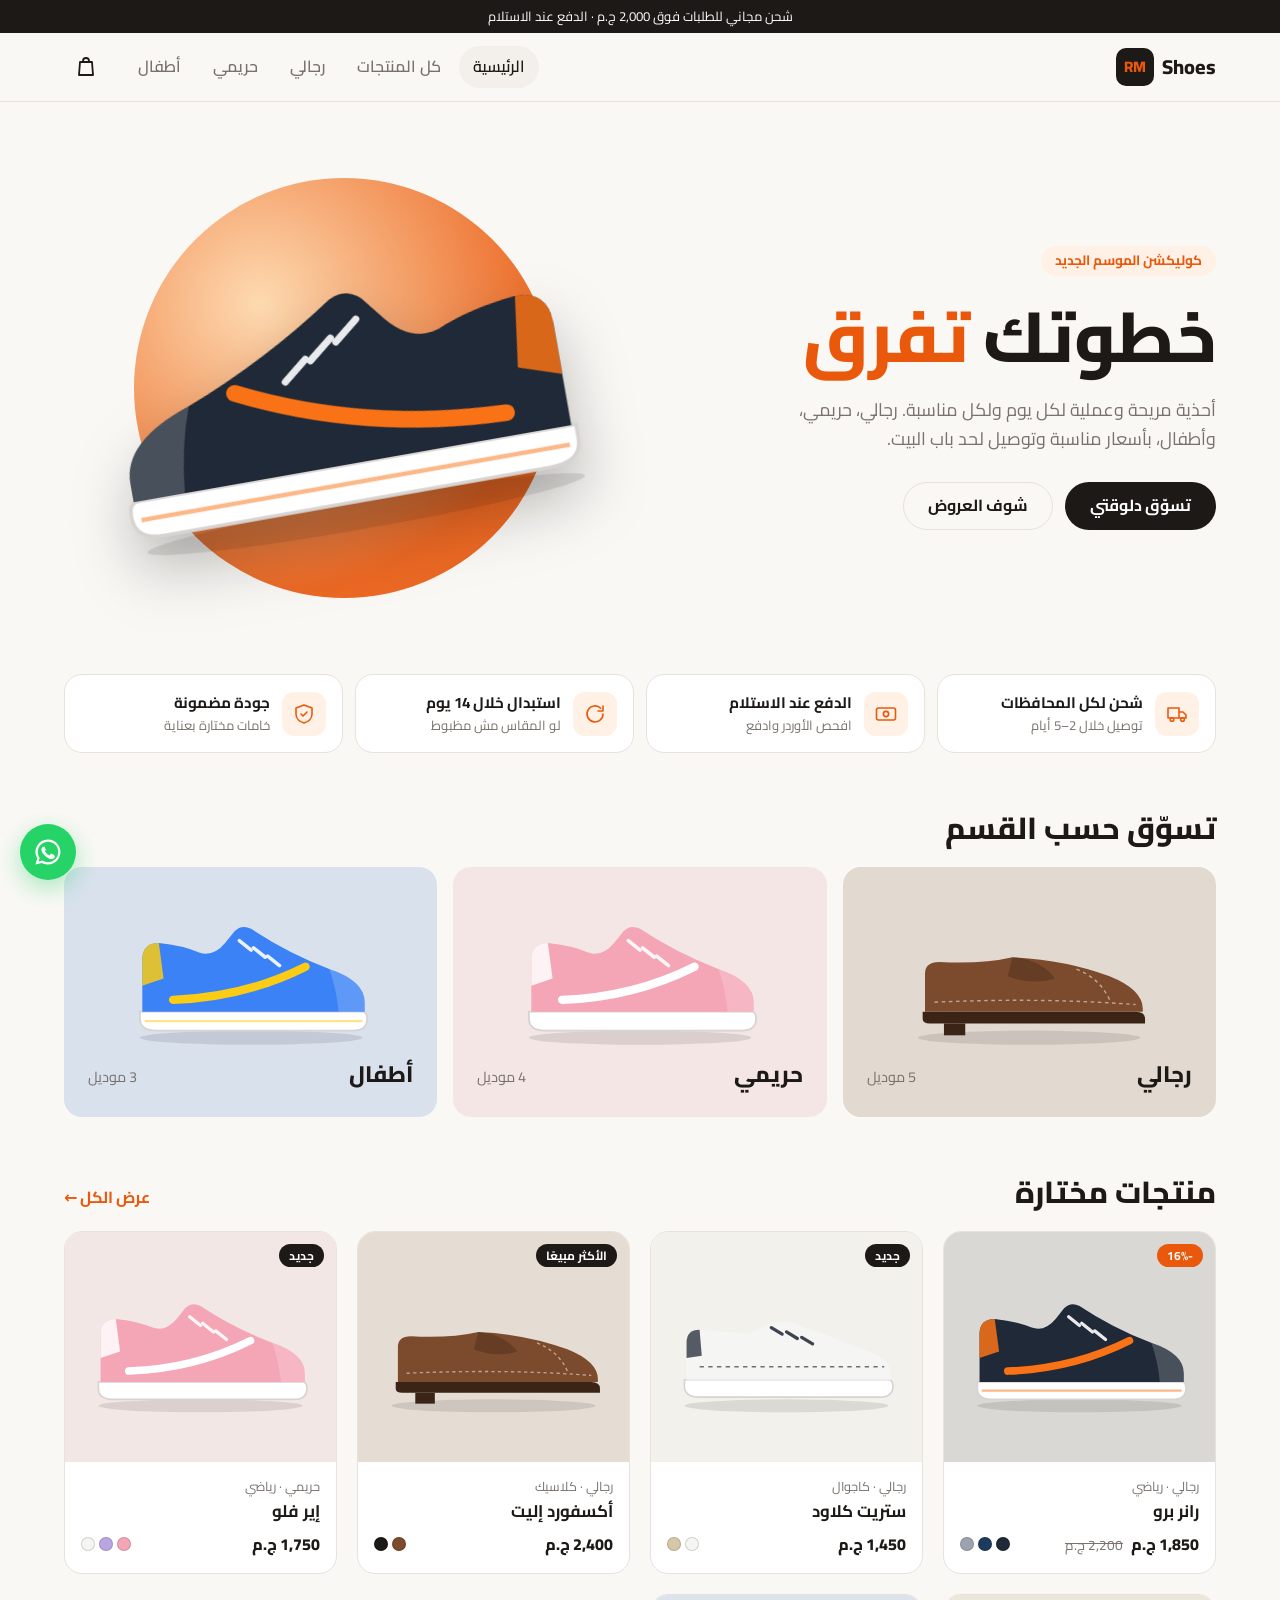
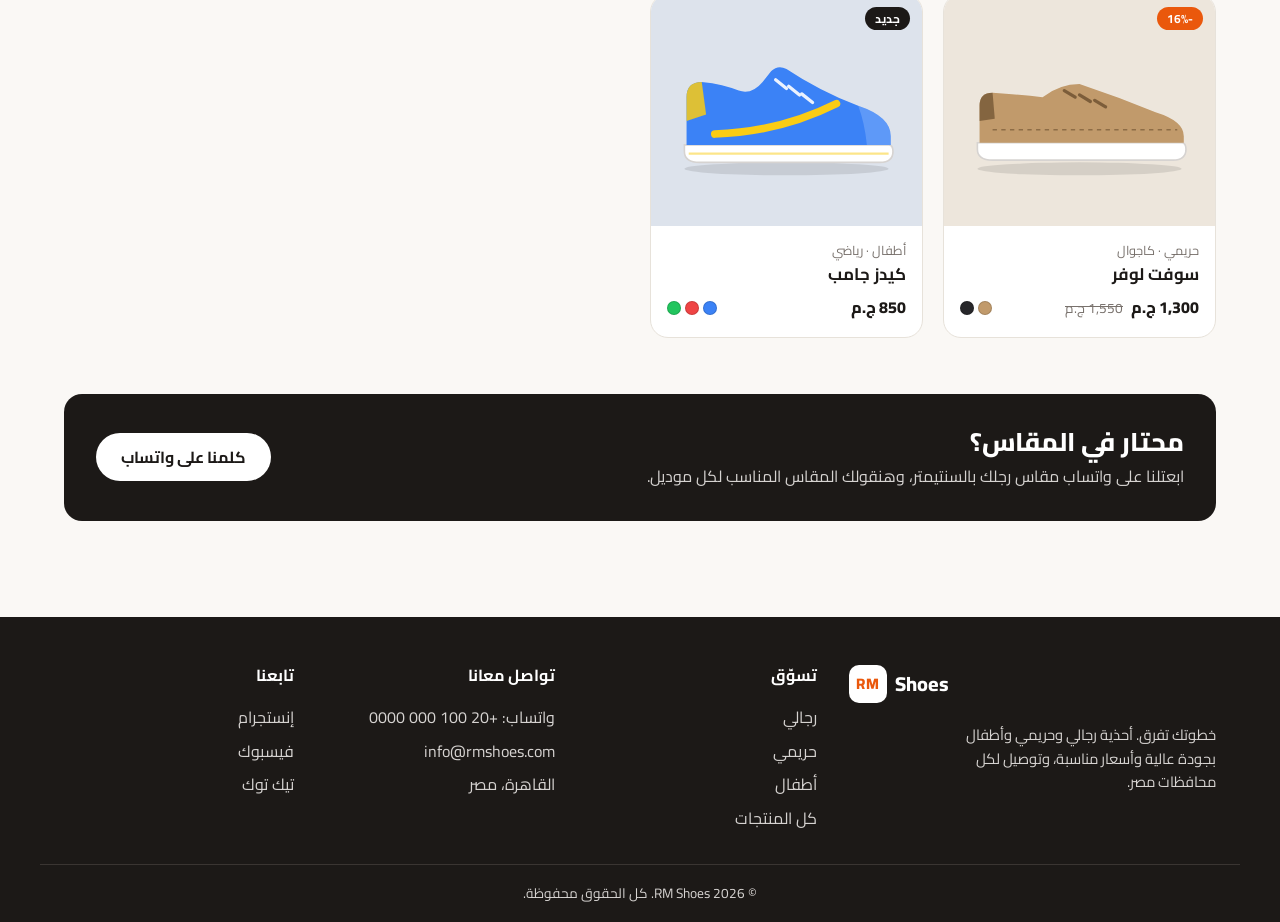
<file: index.html>
<!doctype html>
<html lang="ar" dir="rtl">
<head>
  <meta charset="utf-8">
  <meta name="viewport" content="width=device-width, initial-scale=1">
  <title>RM Shoes | متجر أحذية</title>
  <meta name="description" content="RM Shoes — أحذية رجالي وحريمي وأطفال بجودة عالية، توصيل لكل محافظات مصر والدفع عند الاستلام.">
  <link rel="icon" href="assets/img/favicon.svg" type="image/svg+xml">
  <link rel="preconnect" href="https://fonts.googleapis.com">
  <link rel="preconnect" href="https://fonts.gstatic.com" crossorigin>
  <link href="https://fonts.googleapis.com/css2?family=Cairo:wght@400;600;700;800&display=swap" rel="stylesheet">
  <link rel="stylesheet" href="assets/css/style.css">
</head>
<body data-page="home">
  <header id="site-header" class="site-header"></header>

  <main>
    <section class="hero">
      <div class="container hero-inner">
        <div class="hero-text">
          <span class="eyebrow">كوليكشن الموسم الجديد</span>
          <h1>خطوتك <span class="hl">تفرق</span></h1>
          <p>أحذية مريحة وعملية لكل يوم ولكل مناسبة. رجالي، حريمي، وأطفال، بأسعار مناسبة وتوصيل لحد باب البيت.</p>
          <div class="hero-cta">
            <a href="shop.html" class="btn btn-primary">تسوّق دلوقتي</a>
            <a href="shop.html?sort=discount" class="btn btn-ghost">شوف العروض</a>
          </div>
        </div>
        <div class="hero-art" id="hero-art" aria-hidden="true"></div>
      </div>
    </section>

    <section class="features container" aria-label="مميزات المتجر">
      <div class="feature" data-icon="truck"><strong>شحن لكل المحافظات</strong><span>توصيل خلال 2–5 أيام</span></div>
      <div class="feature" data-icon="cash"><strong>الدفع عند الاستلام</strong><span>افحص الأوردر وادفع</span></div>
      <div class="feature" data-icon="refresh"><strong>استبدال خلال 14 يوم</strong><span>لو المقاس مش مظبوط</span></div>
      <div class="feature" data-icon="shield"><strong>جودة مضمونة</strong><span>خامات مختارة بعناية</span></div>
    </section>

    <section class="section container">
      <div class="section-head">
        <h2>تسوّق حسب القسم</h2>
      </div>
      <div class="categories" id="categories"></div>
    </section>

    <section class="section container">
      <div class="section-head">
        <h2>منتجات مختارة</h2>
        <a href="shop.html" class="link-more">عرض الكل ←</a>
      </div>
      <div class="grid" id="featured"></div>
    </section>

    <section class="section container">
      <div class="promo">
        <div>
          <h2>محتار في المقاس؟</h2>
          <p>ابعتلنا على واتساب مقاس رجلك بالسنتيمتر، وهنقولك المقاس المناسب لكل موديل.</p>
        </div>
        <a class="btn btn-light" id="promo-wa" target="_blank" rel="noopener">كلمنا على واتساب</a>
      </div>
    </section>
  </main>

  <footer id="site-footer" class="site-footer"></footer>

  <script src="assets/js/config.js"></script>
  <script src="assets/js/products.js"></script>
  <script src="assets/js/cart.js"></script>
  <script src="assets/js/main.js"></script>
  <script src="assets/js/pages/home.js"></script>
</body>
</html>
</file>
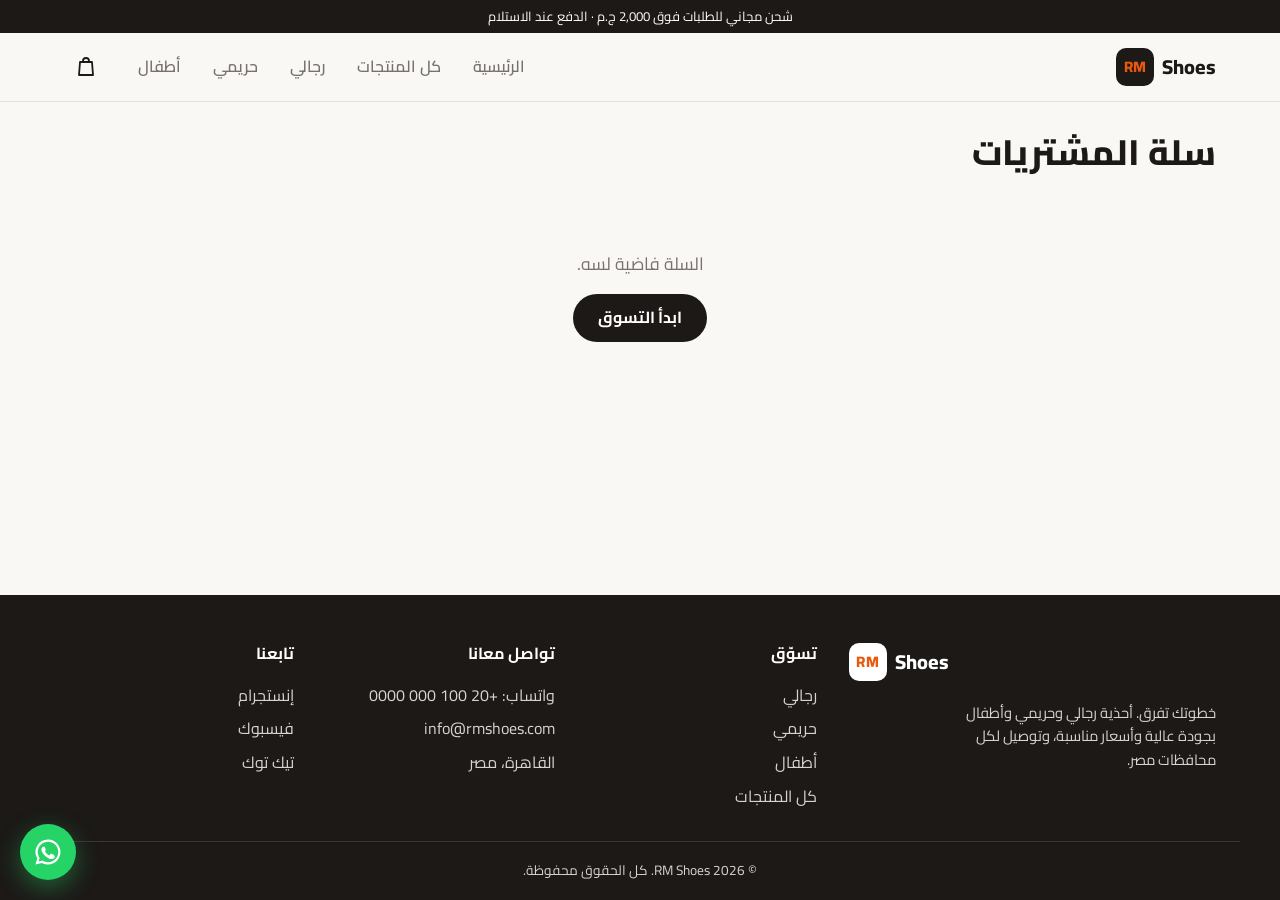
<file: cart.html>
<!doctype html>
<html lang="ar" dir="rtl">
<head>
  <meta charset="utf-8">
  <meta name="viewport" content="width=device-width, initial-scale=1">
  <title>السلة | RM Shoes</title>
  <link rel="icon" href="assets/img/favicon.svg" type="image/svg+xml">
  <link rel="preconnect" href="https://fonts.googleapis.com">
  <link rel="preconnect" href="https://fonts.gstatic.com" crossorigin>
  <link href="https://fonts.googleapis.com/css2?family=Cairo:wght@400;600;700;800&display=swap" rel="stylesheet">
  <link rel="stylesheet" href="assets/css/style.css">
</head>
<body data-page="cart">
  <header id="site-header" class="site-header"></header>

  <main class="container page">
    <div class="page-head"><h1>سلة المشتريات</h1></div>

    <div class="empty" id="cart-empty" hidden>
      <p>السلة فاضية لسه.</p>
      <a href="shop.html" class="btn btn-primary">ابدأ التسوق</a>
    </div>

    <div class="cart-layout" id="cart-layout" hidden>
      <div>
        <ul class="cart-list" id="cart-list"></ul>

        <form class="checkout" id="checkout" novalidate>
          <h2>بيانات التوصيل</h2>
          <div class="form-grid">
            <label class="field">
              <span>الاسم بالكامل *</span>
              <input class="input" name="name" required autocomplete="name">
            </label>
            <label class="field">
              <span>رقم الموبايل *</span>
              <input class="input" name="phone" type="tel" inputmode="tel" required autocomplete="tel"
                     pattern="^(\+?20|0)?1[0125][0-9]{8}$" placeholder="01xxxxxxxxx" dir="ltr">
            </label>
            <label class="field">
              <span>المحافظة *</span>
              <select class="input" name="gov" required></select>
            </label>
            <label class="field">
              <span>المدينة / المنطقة *</span>
              <input class="input" name="city" required>
            </label>
            <label class="field field-full">
              <span>العنوان بالتفصيل *</span>
              <input class="input" name="address" required placeholder="الشارع، رقم العمارة، الدور، الشقة" autocomplete="street-address">
            </label>
            <label class="field field-full">
              <span>ملاحظات (اختياري)</span>
              <textarea class="input" name="notes" rows="2"></textarea>
            </label>
          </div>
          <div class="pay-method">
            <strong>طريقة الدفع</strong>
            <span>💵 الدفع عند الاستلام</span>
          </div>
          <p class="error" id="form-error" hidden>من فضلك كمّل البيانات المطلوبة (*) وتأكد من رقم الموبايل.</p>
        </form>
      </div>

      <aside class="summary">
        <h2>ملخص الطلب</h2>
        <div class="summary-row"><span>المجموع</span><span id="s-sub"></span></div>
        <div class="summary-row"><span>الشحن</span><span id="s-ship"></span></div>
        <p class="ship-hint" id="s-hint"></p>
        <div class="summary-row summary-total"><span>الإجمالي</span><span id="s-total"></span></div>
        <button type="submit" form="checkout" class="btn btn-primary btn-block">تأكيد الطلب على واتساب</button>
        <p class="muted small">هيتفتح واتساب برسالة فيها تفاصيل طلبك، ابعتها وهنأكد معاك الأوردر.</p>
      </aside>
    </div>

    <div class="empty success" id="order-done" hidden>
      <h2>شكرًا لطلبك! 🎉</h2>
      <p>لو واتساب مافتحش تلقائيًا، اضغط الزرار ده عشان تبعت الطلب:</p>
      <a class="btn btn-primary" id="order-wa" target="_blank" rel="noopener">ابعت الطلب على واتساب</a>
      <a href="shop.html" class="btn btn-ghost">كمّل تسوق</a>
    </div>
  </main>

  <footer id="site-footer" class="site-footer"></footer>

  <script src="assets/js/config.js"></script>
  <script src="assets/js/products.js"></script>
  <script src="assets/js/cart.js"></script>
  <script src="assets/js/main.js"></script>
  <script src="assets/js/pages/cart.js"></script>
</body>
</html>
</file>
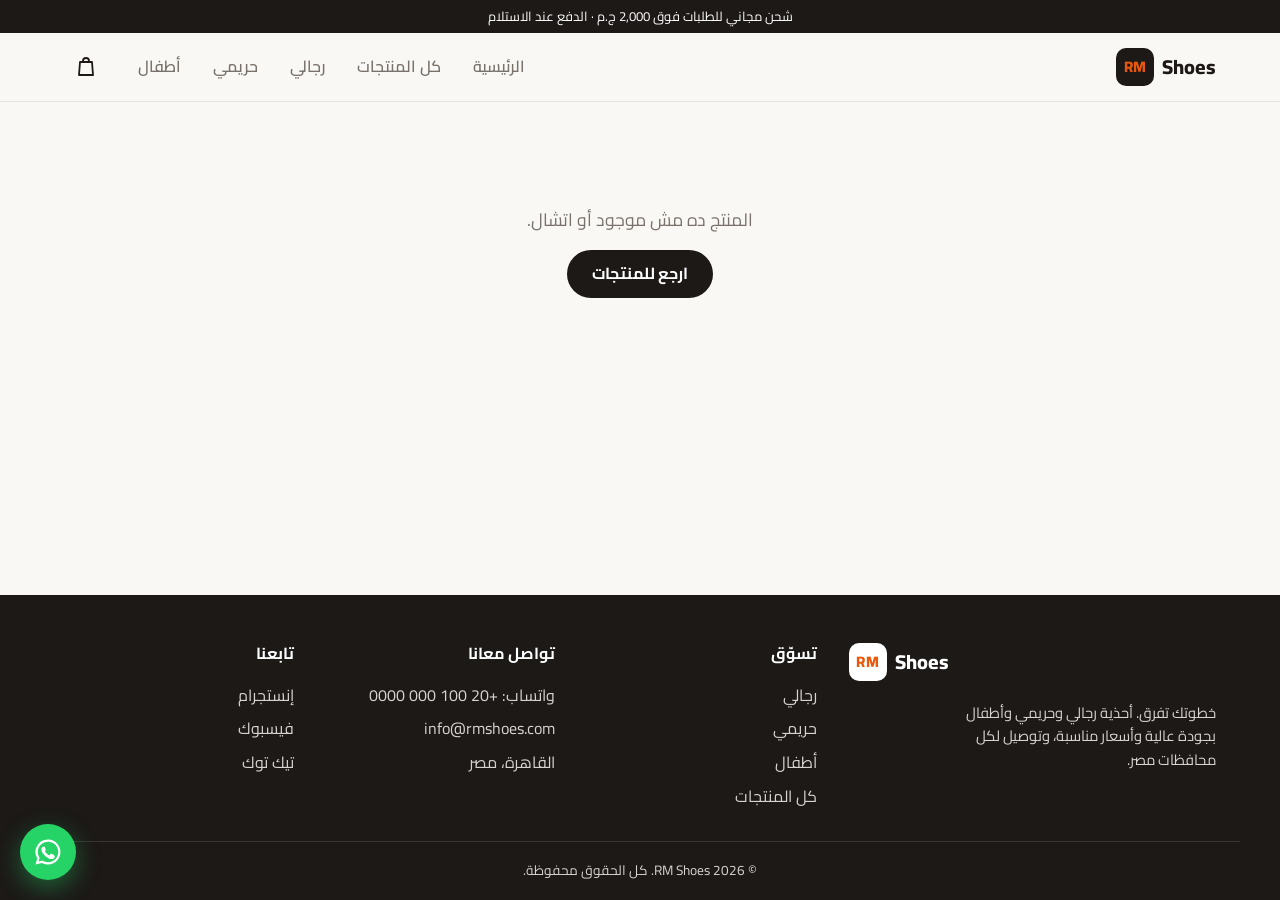
<file: product.html>
<!doctype html>
<html lang="ar" dir="rtl">
<head>
  <meta charset="utf-8">
  <meta name="viewport" content="width=device-width, initial-scale=1">
  <title>المنتج | RM Shoes</title>
  <link rel="icon" href="assets/img/favicon.svg" type="image/svg+xml">
  <link rel="preconnect" href="https://fonts.googleapis.com">
  <link rel="preconnect" href="https://fonts.gstatic.com" crossorigin>
  <link href="https://fonts.googleapis.com/css2?family=Cairo:wght@400;600;700;800&display=swap" rel="stylesheet">
  <link rel="stylesheet" href="assets/css/style.css">
</head>
<body data-page="product">
  <header id="site-header" class="site-header"></header>

  <main class="container page">
    <nav class="breadcrumbs" id="breadcrumbs" aria-label="مسار الصفحة"></nav>
    <div id="product"></div>

    <section class="section" id="related-section" hidden>
      <div class="section-head"><h2>ممكن يعجبك كمان</h2></div>
      <div class="grid" id="related"></div>
    </section>
  </main>

  <footer id="site-footer" class="site-footer"></footer>

  <script src="assets/js/config.js"></script>
  <script src="assets/js/products.js"></script>
  <script src="assets/js/cart.js"></script>
  <script src="assets/js/main.js"></script>
  <script src="assets/js/pages/product.js"></script>
</body>
</html>
</file>
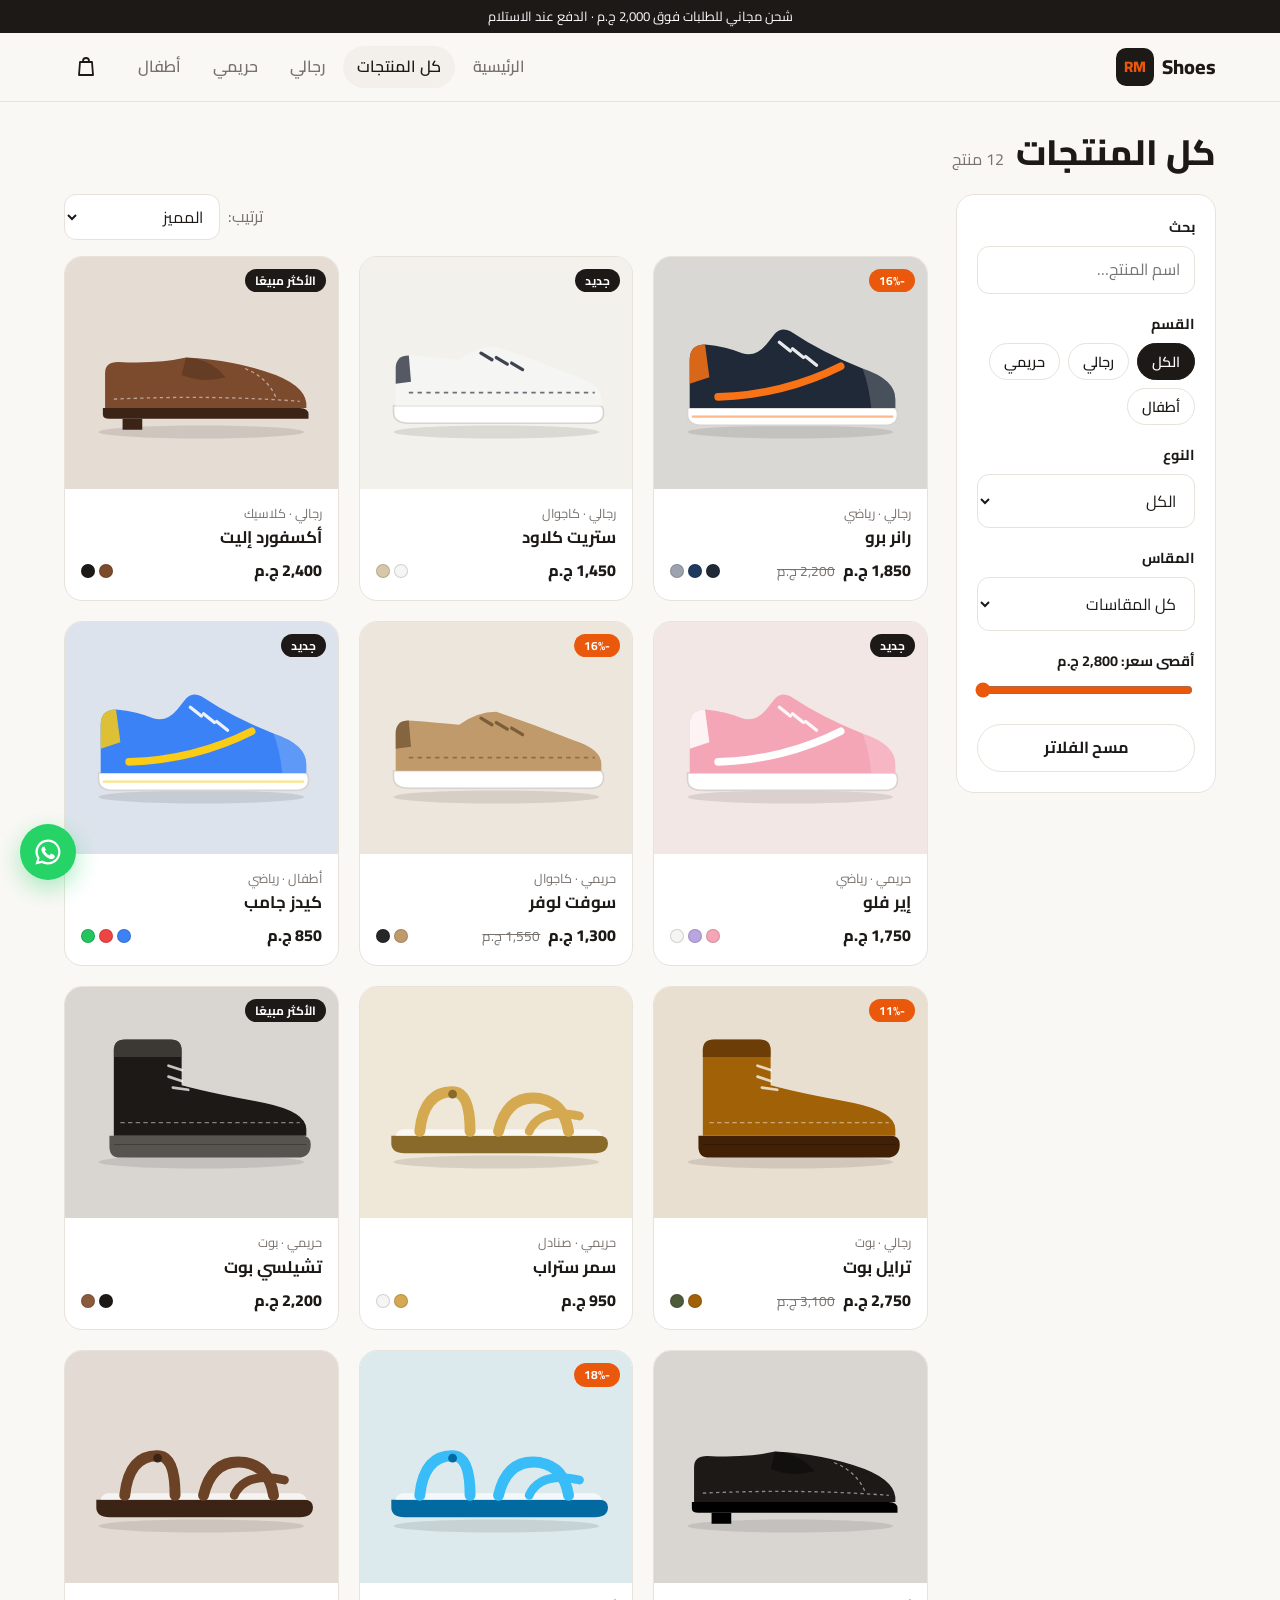
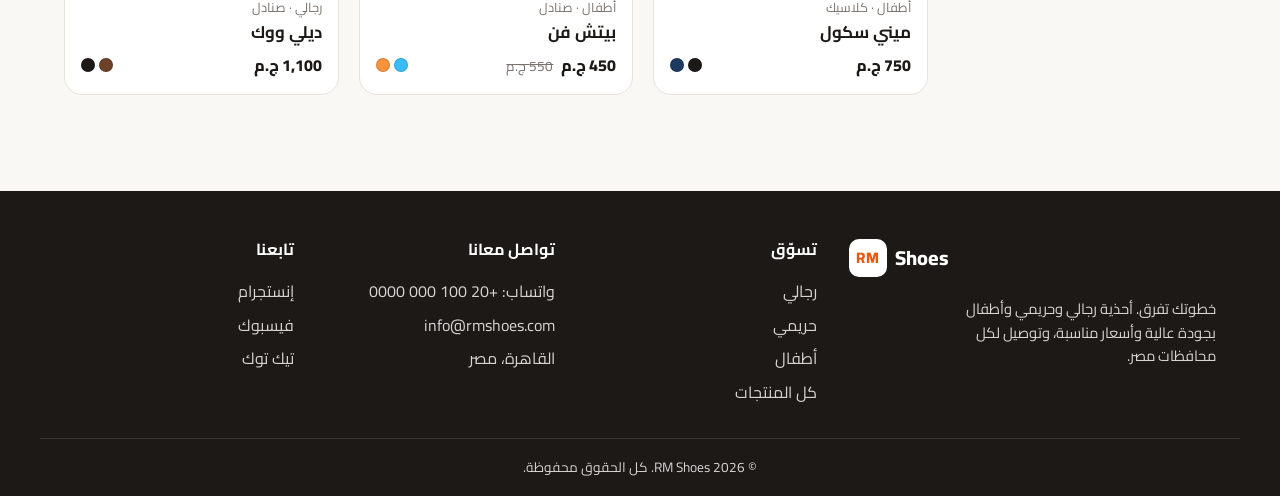
<file: shop.html>
<!doctype html>
<html lang="ar" dir="rtl">
<head>
  <meta charset="utf-8">
  <meta name="viewport" content="width=device-width, initial-scale=1">
  <title>كل المنتجات | RM Shoes</title>
  <meta name="description" content="تسوّق أحذية رجالي وحريمي وأطفال من RM Shoes.">
  <link rel="icon" href="assets/img/favicon.svg" type="image/svg+xml">
  <link rel="preconnect" href="https://fonts.googleapis.com">
  <link rel="preconnect" href="https://fonts.gstatic.com" crossorigin>
  <link href="https://fonts.googleapis.com/css2?family=Cairo:wght@400;600;700;800&display=swap" rel="stylesheet">
  <link rel="stylesheet" href="assets/css/style.css">
</head>
<body data-page="shop">
  <header id="site-header" class="site-header"></header>

  <main class="container page">
    <div class="page-head">
      <h1 id="shop-title">كل المنتجات</h1>
      <p class="muted" id="result-count"></p>
    </div>

    <div class="shop-layout">
      <aside class="filters" id="filters" aria-label="الفلاتر">
        <div class="filter-block">
          <label for="f-q" class="filter-label">بحث</label>
          <input type="search" id="f-q" class="input" placeholder="اسم المنتج…">
        </div>

        <div class="filter-block">
          <span class="filter-label">القسم</span>
          <div class="chips" id="f-cat"></div>
        </div>

        <div class="filter-block">
          <label for="f-type" class="filter-label">النوع</label>
          <select id="f-type" class="input"></select>
        </div>

        <div class="filter-block">
          <label for="f-size" class="filter-label">المقاس</label>
          <select id="f-size" class="input"></select>
        </div>

        <div class="filter-block">
          <label for="f-max" class="filter-label">أقصى سعر: <b id="f-max-val"></b></label>
          <input type="range" id="f-max" step="50">
        </div>

        <button class="btn btn-ghost btn-block" id="f-reset" type="button">مسح الفلاتر</button>
      </aside>

      <section>
        <div class="toolbar">
          <button class="btn btn-ghost btn-sm filters-toggle" id="filters-toggle" type="button">الفلاتر</button>
          <label class="sort">
            <span class="muted">ترتيب:</span>
            <select id="f-sort" class="input input-sm">
              <option value="featured">المميز</option>
              <option value="price-asc">السعر: من الأقل</option>
              <option value="price-desc">السعر: من الأعلى</option>
              <option value="discount">الخصومات</option>
              <option value="new">الأحدث</option>
            </select>
          </label>
        </div>
        <div class="grid" id="products"></div>
        <div class="empty" id="empty" hidden>
          <p>مفيش منتجات بالفلاتر دي.</p>
          <button class="btn btn-primary" type="button" id="empty-reset">مسح الفلاتر</button>
        </div>
      </section>
    </div>
  </main>

  <footer id="site-footer" class="site-footer"></footer>

  <script src="assets/js/config.js"></script>
  <script src="assets/js/products.js"></script>
  <script src="assets/js/cart.js"></script>
  <script src="assets/js/main.js"></script>
  <script src="assets/js/pages/shop.js"></script>
</body>
</html>
</file>
<file: assets/css/style.css>
/* ========== RM Shoes ========== */
:root {
  --bg: #faf8f5;
  --surface: #ffffff;
  --surface-2: #f3f0eb;
  --text: #1c1917;
  --muted: #78716c;
  --line: #e7e2da;
  --primary: #1c1917;
  --primary-hover: #000;
  --accent: #ea580c;
  --accent-soft: #fff1e6;
  --danger: #dc2626;
  --success: #15803d;
  --radius: 18px;
  --radius-sm: 12px;
  --shadow: 0 1px 2px rgba(28, 25, 23, .04), 0 10px 30px rgba(28, 25, 23, .07);
  --container: 1200px;
  --header-h: 68px;
}

*, *::before, *::after { box-sizing: border-box; }
html { -webkit-text-size-adjust: 100%; scroll-behavior: smooth; }
body {
  margin: 0;
  font-family: 'Cairo', system-ui, -apple-system, 'Segoe UI', Tahoma, sans-serif;
  background: var(--bg);
  color: var(--text);
  line-height: 1.6;
  -webkit-font-smoothing: antialiased;
  display: flex;
  flex-direction: column;
  min-height: 100vh;
}
main { flex: 1; }
img, svg { display: block; max-width: 100%; }
a { color: inherit; text-decoration: none; }
button { font: inherit; color: inherit; cursor: pointer; }
h1, h2, h3, h4 { line-height: 1.25; margin: 0; }
p { margin: 0; }

.container { width: 100%; max-width: var(--container); margin-inline: auto; padding-inline: 16px; }
@media (min-width: 768px) { .container { padding-inline: 24px; } }

.muted { color: var(--muted); }
.small { font-size: .85rem; }

/* ---------- أزرار ---------- */
.btn {
  display: inline-flex; align-items: center; justify-content: center; gap: 8px;
  min-height: 48px; padding: 0 24px;
  border-radius: 999px; border: 1.5px solid transparent;
  font-weight: 700; font-size: 1rem;
  transition: background .2s, color .2s, border-color .2s, transform .1s;
  white-space: nowrap;
}
.btn:active { transform: scale(.98); }
.btn-primary { background: var(--primary); color: #fff; }
.btn-primary:hover { background: var(--accent); }
.btn-ghost { background: transparent; border-color: var(--line); }
.btn-ghost:hover { border-color: var(--text); }
.btn-light { background: #fff; color: var(--text); }
.btn-light:hover { background: var(--accent-soft); }
.btn-block { width: 100%; }
.btn-grow { flex: 1; }
.btn-sm { min-height: 40px; padding: 0 16px; font-size: .9rem; }

.icon-btn {
  position: relative;
  display: inline-grid; place-items: center;
  width: 44px; height: 44px; border-radius: 50%;
  background: transparent; border: 0;
}
.icon-btn:hover { background: var(--surface-2); }
.icon-btn svg { width: 24px; height: 24px; }

/* ---------- الهيدر ---------- */
.site-header {
  position: sticky; top: 0; z-index: 50;
  background: rgba(250, 248, 245, .92);
  backdrop-filter: saturate(1.4) blur(10px);
  border-bottom: 1px solid var(--line);
}
.topbar {
  background: var(--primary); color: #fff;
  text-align: center; font-size: .82rem; padding: 6px 16px;
}
.header-inner {
  height: var(--header-h);
  display: flex; align-items: center; gap: 16px;
}
.logo { display: inline-flex; align-items: center; gap: 8px; font-weight: 800; font-size: 1.25rem; direction: ltr; }
.logo-mark {
  display: inline-grid; place-items: center;
  width: 38px; height: 38px; border-radius: 10px;
  background: var(--primary); color: var(--accent); font-size: .95rem; letter-spacing: .5px;
}
.logo-light .logo-mark { background: #fff; }
.logo-light { color: #fff; }

.main-nav { display: flex; gap: 4px; margin-inline-start: auto; }
.main-nav a {
  padding: 8px 14px; border-radius: 999px; font-weight: 600; color: var(--muted);
  transition: color .2s, background .2s;
}
.main-nav a:hover { color: var(--text); }
.main-nav a.active { color: var(--text); background: var(--surface-2); }

.menu-btn { display: none; }
.cart-count {
  position: absolute; top: 2px; inset-inline-end: 0;
  min-width: 20px; height: 20px; padding: 0 5px;
  display: grid; place-items: center;
  border-radius: 999px; background: var(--accent); color: #fff;
  font-size: .72rem; font-weight: 700; line-height: 1;
}
.cart-count[hidden] { display: none; }

@media (max-width: 860px) {
  .menu-btn { display: inline-grid; }
  .logo { margin-inline: auto; }
  .main-nav {
    position: absolute; top: 100%; inset-inline: 0;
    flex-direction: column; gap: 0;
    background: var(--surface); border-bottom: 1px solid var(--line);
    padding: 8px 16px 16px;
    box-shadow: var(--shadow);
    display: none;
  }
  .nav-open .main-nav { display: flex; }
  .main-nav a { padding: 12px 14px; border-radius: var(--radius-sm); }
}

/* ---------- الهيرو ---------- */
.hero { overflow: hidden; }
.hero-inner {
  display: grid; grid-template-columns: 1fr 1fr; align-items: center; gap: 32px;
  padding-block: 56px 40px;
}
.eyebrow {
  display: inline-block; padding: 4px 14px; border-radius: 999px;
  background: var(--accent-soft); color: var(--accent); font-weight: 700; font-size: .85rem;
  margin-bottom: 16px;
}
.hero h1 { font-size: clamp(2.6rem, 6vw, 4.4rem); font-weight: 800; letter-spacing: -.5px; }
.hl { color: var(--accent); }
.hero p { margin-top: 16px; font-size: 1.12rem; color: var(--muted); max-width: 46ch; }
.hero-cta { display: flex; gap: 12px; margin-top: 28px; flex-wrap: wrap; }
.hero-art { position: relative; display: grid; place-items: center; min-height: 460px; }
.hero-circle {
  position: absolute; width: min(420px, 90%); aspect-ratio: 1; border-radius: 50%;
  background: radial-gradient(circle at 30% 30%, #fed7aa, var(--accent) 70%);
  opacity: .9;
}
.hero-art .shoe {
  position: relative; width: min(520px, 110%);
  transform: rotate(-10deg) scaleX(-1);
  filter: drop-shadow(0 30px 30px rgba(0, 0, 0, .25));
  animation: float 5s ease-in-out infinite;
}
@keyframes float {
  0%, 100% { translate: 0 0; }
  50% { translate: 0 -12px; }
}
@media (prefers-reduced-motion: reduce) { .hero-art .shoe { animation: none; } }

@media (max-width: 760px) {
  .hero-inner { grid-template-columns: 1fr; text-align: center; padding-block: 32px 16px; gap: 8px; }
  .hero p { margin-inline: auto; }
  .hero-cta { justify-content: center; }
  .hero-art { order: -1; min-height: 270px; }
  .hero-circle { width: 240px; }
}

/* ---------- المميزات ---------- */
.features {
  display: grid; grid-template-columns: repeat(4, 1fr); gap: 12px;
  margin-block: 16px 8px;
}
.feature {
  display: grid; grid-template-columns: auto 1fr; column-gap: 12px; align-items: center;
  background: var(--surface); border: 1px solid var(--line); border-radius: var(--radius);
  padding: 16px;
}
.feature-icon {
  grid-row: span 2; width: 44px; height: 44px; border-radius: 12px;
  display: grid; place-items: center; background: var(--accent-soft); color: var(--accent);
}
.feature-icon svg { width: 24px; height: 24px; }
.feature strong { font-size: .95rem; }
.feature span:last-child { color: var(--muted); font-size: .82rem; }
@media (max-width: 900px) { .features { grid-template-columns: repeat(2, 1fr); } }
@media (max-width: 480px) {
  .feature { padding: 12px; grid-template-columns: 1fr; text-align: center; row-gap: 4px; }
  .feature-icon { grid-row: auto; margin-inline: auto; }
}

/* ---------- سكاشن ---------- */
.section { margin-block: 56px; }
.section-head {
  display: flex; align-items: baseline; justify-content: space-between; gap: 16px;
  margin-bottom: 20px;
}
.section-head h2 { font-size: clamp(1.4rem, 3vw, 1.9rem); font-weight: 800; }
.link-more { color: var(--accent); font-weight: 700; white-space: nowrap; }

.categories { display: grid; grid-template-columns: repeat(3, 1fr); gap: 16px; }
.category {
  position: relative; overflow: hidden;
  border-radius: var(--radius);
  background: color-mix(in srgb, var(--tint) 14%, var(--surface-2));
  padding: 24px; min-height: 220px;
  display: flex; flex-direction: column; justify-content: space-between;
  transition: transform .25s;
}
.category:hover { transform: translateY(-4px); }
.category-media { display: grid; place-items: center; flex: 1; }
.category-media .shoe { width: 80%; transition: transform .3s; }
.category:hover .shoe { transform: rotate(-6deg) scale(1.05); }
.category-text { display: flex; justify-content: space-between; align-items: baseline; }
.category-text strong { font-size: 1.4rem; font-weight: 800; }
.category-text span { color: var(--muted); font-size: .9rem; }
@media (max-width: 640px) {
  .categories { grid-template-columns: 1fr; }
  .category { min-height: 170px; flex-direction: row-reverse; align-items: center; }
  .category-media .shoe { width: 100%; max-width: 200px; }
  .category-text { flex-direction: column; }
}

.promo {
  display: flex; align-items: center; justify-content: space-between; gap: 24px; flex-wrap: wrap;
  background: var(--primary); color: #fff; border-radius: var(--radius);
  padding: 32px;
}
.promo h2 { font-size: 1.6rem; font-weight: 800; }
.promo p { color: #d6d3d1; margin-top: 6px; }

/* ---------- كروت المنتجات ---------- */
.grid {
  display: grid; gap: 20px;
  grid-template-columns: repeat(auto-fill, minmax(230px, 1fr));
}
@media (max-width: 560px) { .grid { grid-template-columns: repeat(2, 1fr); gap: 12px; } }

.card {
  background: var(--surface); border-radius: var(--radius); overflow: hidden;
  border: 1px solid var(--line);
  display: flex; flex-direction: column;
  transition: box-shadow .25s, transform .25s;
}
.card:hover { box-shadow: var(--shadow); transform: translateY(-3px); }
.card-media {
  position: relative; aspect-ratio: 1 / .85;
  display: grid; place-items: center; padding: 16px;
  background: color-mix(in srgb, var(--tint) 12%, var(--surface-2));
}
.card-media .shoe, .card-media img { width: 100%; height: 100%; object-fit: contain; transition: transform .35s; }
.card:hover .card-media .shoe { transform: rotate(-5deg) scale(1.06); }
.badge {
  position: absolute; top: 12px; inset-inline-start: 12px; z-index: 1;
  padding: 2px 10px; border-radius: 999px;
  background: var(--primary); color: #fff; font-size: .75rem; font-weight: 700;
}
.badge-sale { background: var(--accent); }
.card-body { padding: 14px 16px 16px; display: flex; flex-direction: column; gap: 4px; flex: 1; }
.card-cat { color: var(--muted); font-size: .8rem; }
.card-title { font-size: 1.05rem; font-weight: 700; }
.card-foot { display: flex; justify-content: space-between; align-items: center; gap: 8px; margin-top: auto; padding-top: 6px; flex-wrap: wrap; }
.price { display: flex; align-items: baseline; gap: 8px; flex-wrap: wrap; }
.price strong { font-weight: 800; }
.price del { color: var(--muted); font-size: .85rem; }
.dots { display: flex; gap: 4px; }
.dots span { width: 14px; height: 14px; border-radius: 50%; border: 1px solid rgba(0, 0, 0, .15); }
@media (max-width: 560px) {
  .card-body { padding: 10px 12px 12px; }
  .card-title { font-size: .95rem; }
  .price strong { font-size: .92rem; }
}

/* ---------- صفحة المتجر ---------- */
.page { padding-block: 28px 56px; }
.page-head { display: flex; align-items: baseline; gap: 12px; margin-bottom: 20px; flex-wrap: wrap; }
.page-head h1 { font-size: clamp(1.6rem, 3.5vw, 2.2rem); font-weight: 800; }

.shop-layout { display: grid; grid-template-columns: 260px 1fr; gap: 28px; align-items: start; }
.filters {
  position: sticky; top: calc(var(--header-h) + 48px);
  background: var(--surface); border: 1px solid var(--line); border-radius: var(--radius);
  padding: 20px; display: flex; flex-direction: column; gap: 18px;
}
.filter-label { display: block; font-weight: 700; font-size: .9rem; margin-bottom: 8px; }
.chips { display: flex; flex-wrap: wrap; gap: 8px; }
.chip {
  padding: 6px 14px; border-radius: 999px; border: 1.5px solid var(--line); background: transparent;
  font-weight: 600; font-size: .9rem;
}
.chip:hover { border-color: var(--text); }
.chip.active { background: var(--primary); border-color: var(--primary); color: #fff; }
input[type="range"] { width: 100%; accent-color: var(--accent); }

.toolbar { display: flex; justify-content: flex-end; align-items: center; gap: 12px; margin-bottom: 16px; }
.sort { display: flex; align-items: center; gap: 8px; }
.filters-toggle { display: none; margin-inline-end: auto; }

@media (max-width: 860px) {
  .shop-layout { grid-template-columns: 1fr; }
  .filters { position: static; display: none; }
  .filters.open { display: flex; }
  .filters-toggle { display: inline-flex; }
}

/* ---------- حقول ---------- */
.input {
  width: 100%; min-height: 46px; padding: 10px 14px;
  border: 1.5px solid var(--line); border-radius: var(--radius-sm);
  background: var(--surface); color: var(--text); font: inherit; font-size: 1rem;
  transition: border-color .2s, box-shadow .2s;
}
.input:focus { outline: none; border-color: var(--text); box-shadow: 0 0 0 3px rgba(28, 25, 23, .08); }
.input.invalid { border-color: var(--danger); }
.input-sm { min-height: 40px; padding: 6px 12px; width: auto; }
textarea.input { resize: vertical; }
.error { color: var(--danger); font-size: .88rem; margin-top: 8px; font-weight: 600; }

/* ---------- صفحة المنتج ---------- */
.breadcrumbs { display: flex; gap: 8px; color: var(--muted); font-size: .9rem; margin-bottom: 20px; flex-wrap: wrap; }
.breadcrumbs a:hover { color: var(--text); }

.product { display: grid; grid-template-columns: 1.1fr 1fr; gap: 40px; align-items: start; }
.product-media {
  position: sticky; top: calc(var(--header-h) + 48px);
  border-radius: var(--radius); aspect-ratio: 1;
  display: grid; place-items: center; padding: 32px;
  background: color-mix(in srgb, var(--tint) 14%, var(--surface-2));
  transition: background .3s;
}
.product-media #p-image { width: 100%; }
.product-media .shoe, .product-media img { width: 100%; filter: drop-shadow(0 20px 20px rgba(0, 0, 0, .12)); }
.product-info { display: flex; flex-direction: column; gap: 14px; }
.product-info h1 { font-size: clamp(1.8rem, 4vw, 2.4rem); font-weight: 800; }
.price-lg strong { font-size: 1.6rem; }
.price-lg del { font-size: 1rem; }
.save { background: var(--accent-soft); color: var(--accent); font-weight: 700; font-size: .85rem; padding: 2px 10px; border-radius: 999px; }
.product-desc { color: var(--muted); font-size: 1.02rem; }

.option { padding-top: 6px; }
.option-label { display: block; margin-bottom: 10px; font-weight: 600; }
.swatches { display: flex; gap: 10px; flex-wrap: wrap; }
.swatch {
  width: 38px; height: 38px; border-radius: 50%;
  background: var(--c); border: 2px solid var(--surface);
  box-shadow: 0 0 0 1.5px var(--line);
}
.swatch.active { box-shadow: 0 0 0 2.5px var(--text); }
.sizes { display: grid; grid-template-columns: repeat(auto-fill, minmax(56px, 1fr)); gap: 8px; }
.size {
  min-height: 48px; border-radius: var(--radius-sm);
  border: 1.5px solid var(--line); background: var(--surface); font-weight: 700;
}
.size:hover { border-color: var(--text); }
.size.active { background: var(--primary); color: #fff; border-color: var(--primary); }
.shake { animation: shake .35s; }
@keyframes shake { 25% { translate: 6px; } 50% { translate: -6px; } 75% { translate: 3px; } }

.buy-row { display: flex; gap: 12px; margin-top: 8px; }
.qty {
  display: inline-flex; align-items: center;
  border: 1.5px solid var(--line); border-radius: 999px; background: var(--surface);
}
.qty button { width: 44px; height: 46px; border: 0; background: transparent; font-size: 1.2rem; }
.qty span { min-width: 28px; text-align: center; font-weight: 700; }
.qty-sm button { width: 34px; height: 36px; }

.product-features { list-style: none; padding: 0; margin: 8px 0 0; display: grid; gap: 8px; }
.product-features li { padding-inline-start: 26px; position: relative; }
.product-features li::before {
  content: '✓'; position: absolute; inset-inline-start: 0; top: 0;
  color: var(--accent); font-weight: 800;
}
.product-note {
  display: flex; gap: 12px; align-items: center;
  background: var(--surface); border: 1px solid var(--line); border-radius: var(--radius-sm);
  padding: 14px;
}
.product-note > span { color: var(--accent); }
.product-note svg { width: 28px; height: 28px; }
.product-note div { display: flex; flex-direction: column; }

@media (max-width: 860px) {
  .product { grid-template-columns: 1fr; gap: 24px; }
  .product-media { position: static; aspect-ratio: 4 / 3; padding: 20px; }
}

/* ---------- السلة ---------- */
.cart-layout { display: grid; grid-template-columns: 1fr 360px; gap: 28px; align-items: start; }
.cart-list { list-style: none; padding: 0; margin: 0 0 28px; display: grid; gap: 12px; }
.cart-item {
  display: grid; grid-template-columns: 96px 1fr auto; gap: 16px; align-items: center;
  background: var(--surface); border: 1px solid var(--line); border-radius: var(--radius);
  padding: 12px;
}
.cart-thumb {
  aspect-ratio: 1; border-radius: var(--radius-sm); padding: 8px;
  display: grid; place-items: center;
  background: color-mix(in srgb, var(--tint) 14%, var(--surface-2));
}
.cart-info { display: flex; flex-direction: column; gap: 2px; min-width: 0; }
.cart-name { font-weight: 700; }
.cart-unit { color: var(--muted); font-size: .9rem; }
.cart-actions { display: flex; flex-direction: column; align-items: flex-end; gap: 6px; }
.link-danger { background: none; border: 0; color: var(--danger); font-size: .85rem; padding: 0; }
@media (max-width: 560px) {
  .cart-item { grid-template-columns: 76px 1fr; }
  .cart-actions { grid-column: 1 / -1; flex-direction: row; justify-content: space-between; align-items: center; }
}

.checkout, .summary {
  background: var(--surface); border: 1px solid var(--line); border-radius: var(--radius);
  padding: 24px;
}
.checkout h2, .summary h2 { font-size: 1.25rem; font-weight: 800; margin-bottom: 16px; }
.form-grid { display: grid; grid-template-columns: 1fr 1fr; gap: 14px; }
.field { display: flex; flex-direction: column; gap: 6px; font-weight: 600; font-size: .92rem; }
.field-full { grid-column: 1 / -1; }
@media (max-width: 560px) { .form-grid { grid-template-columns: 1fr; } }
.pay-method {
  display: flex; justify-content: space-between; align-items: center; gap: 12px;
  margin-top: 16px; padding: 14px; border-radius: var(--radius-sm);
  background: var(--accent-soft); border: 1.5px solid var(--accent);
}

.summary { position: sticky; top: calc(var(--header-h) + 48px); display: flex; flex-direction: column; gap: 10px; }
.summary-row { display: flex; justify-content: space-between; }
.summary-total { border-top: 1px solid var(--line); padding-top: 12px; margin-top: 4px; font-weight: 800; font-size: 1.15rem; }
.ship-hint { color: var(--success); font-size: .85rem; font-weight: 600; }
.ship-hint:empty { display: none; }

@media (max-width: 960px) {
  .cart-layout { grid-template-columns: 1fr; }
  .summary { position: static; }
}

.empty {
  text-align: center; padding: 56px 16px;
  display: flex; flex-direction: column; align-items: center; gap: 16px;
  color: var(--muted); font-size: 1.1rem;
}
.empty[hidden], .cart-layout[hidden] { display: none; }
.success h2 { color: var(--text); font-size: 1.8rem; }

/* ---------- الفوتر ---------- */
.site-footer { background: var(--primary); color: #d6d3d1; margin-top: 40px; }
.footer-grid {
  display: grid; grid-template-columns: 1.6fr 1fr 1fr 1fr; gap: 32px;
  padding-block: 48px 32px;
}
.footer-grid h4 { color: #fff; font-size: 1rem; margin-bottom: 12px; }
.footer-grid > div { display: flex; flex-direction: column; gap: 8px; }
.footer-grid a:hover { color: #fff; }
.footer-about { margin-top: 12px; max-width: 36ch; font-size: .92rem; }
.footer-bottom { border-top: 1px solid #3a3532; padding-block: 18px; font-size: .85rem; text-align: center; }
@media (max-width: 760px) { .footer-grid { grid-template-columns: 1fr 1fr; } .footer-grid > div:first-child { grid-column: 1 / -1; } }

/* ---------- توست وواتساب ---------- */
.toast {
  position: fixed; bottom: 24px; left: 50%; z-index: 100;
  translate: -50% 20px; opacity: 0; pointer-events: none;
  background: var(--primary); color: #fff; padding: 12px 20px; border-radius: 999px;
  font-weight: 600; box-shadow: var(--shadow);
  transition: opacity .25s, translate .25s;
  max-width: calc(100% - 32px);
}
.toast.show { opacity: 1; translate: -50% 0; pointer-events: auto; }
.toast a { color: #fdba74; text-decoration: underline; margin-inline-start: 8px; }

.wa-fab {
  position: fixed; bottom: 20px; left: 20px; z-index: 90;
  width: 56px; height: 56px; border-radius: 50%;
  display: grid; place-items: center;
  background: #25d366; color: #fff; box-shadow: 0 8px 24px rgba(37, 211, 102, .4);
  transition: transform .2s;
}
.wa-fab:hover { transform: scale(1.08); }
.wa-fab svg { width: 30px; height: 30px; }

:focus-visible { outline: 2.5px solid var(--accent); outline-offset: 2px; }
</file>
